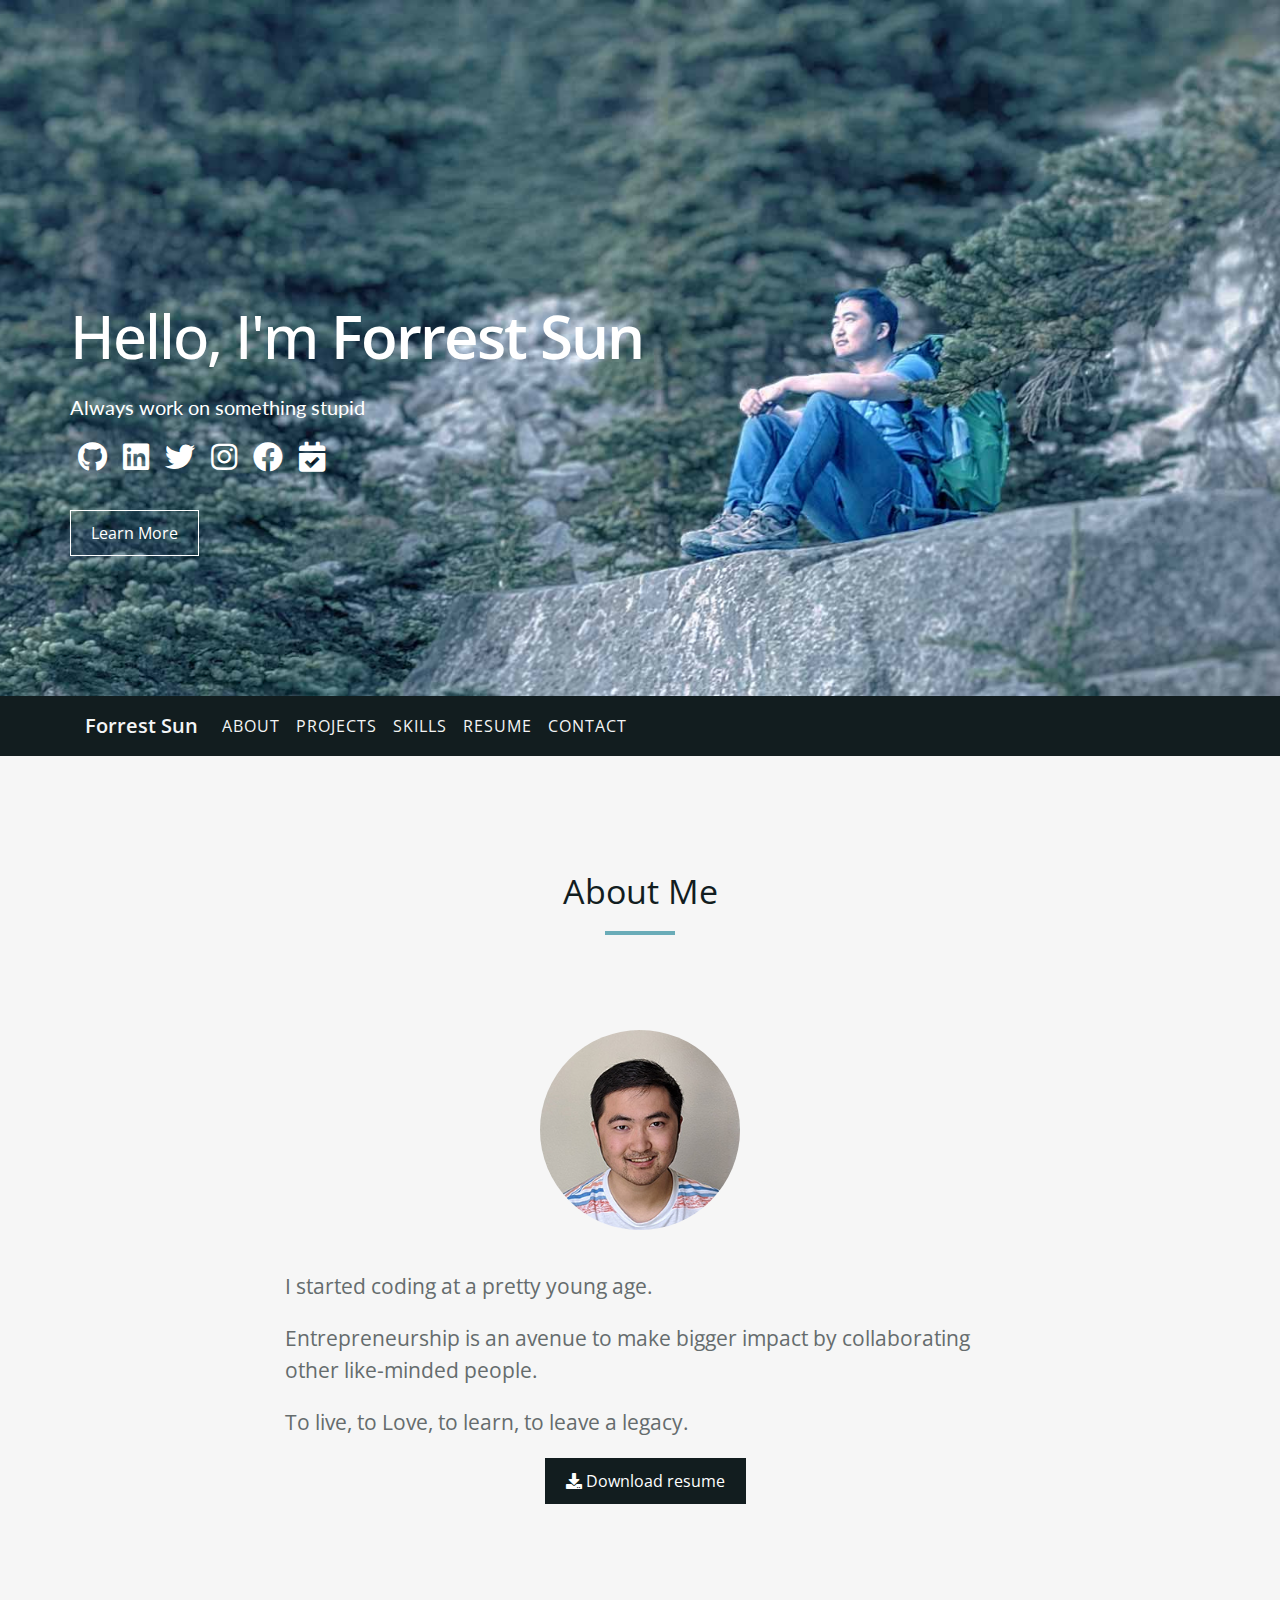
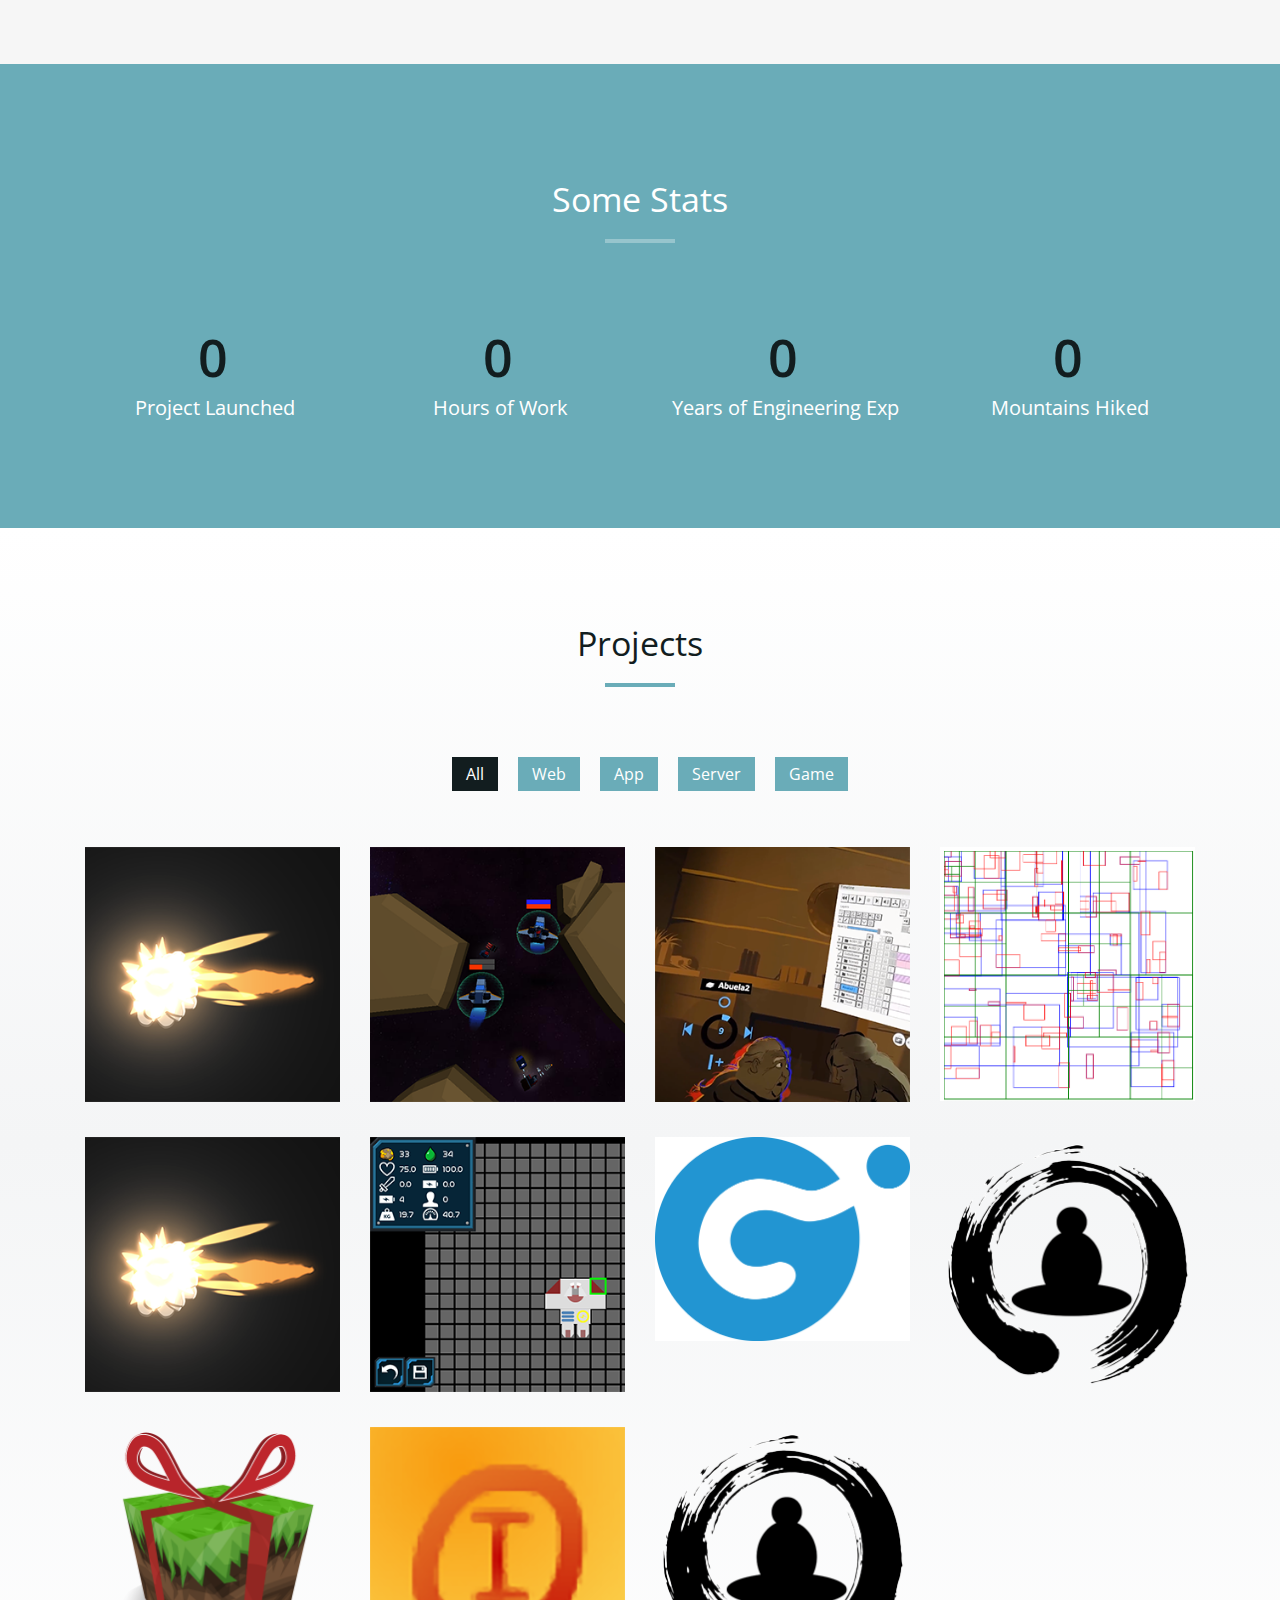
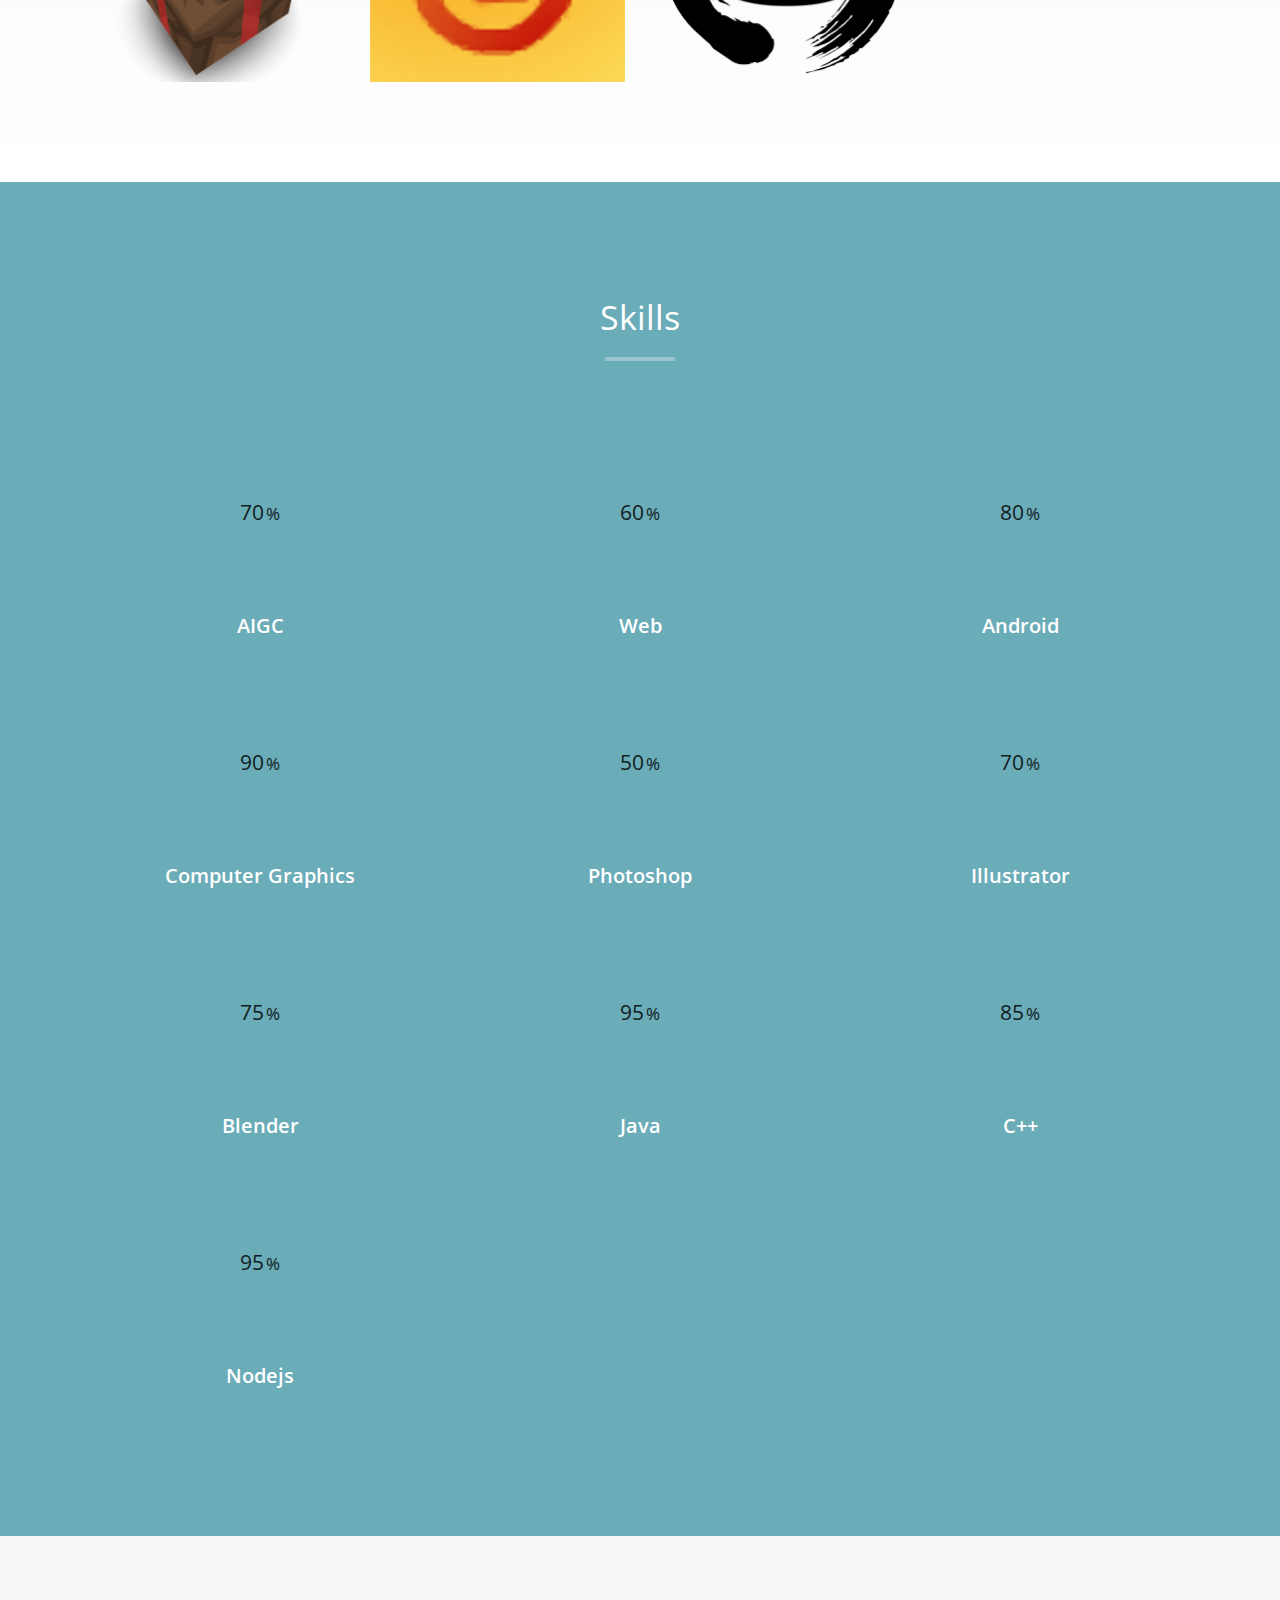
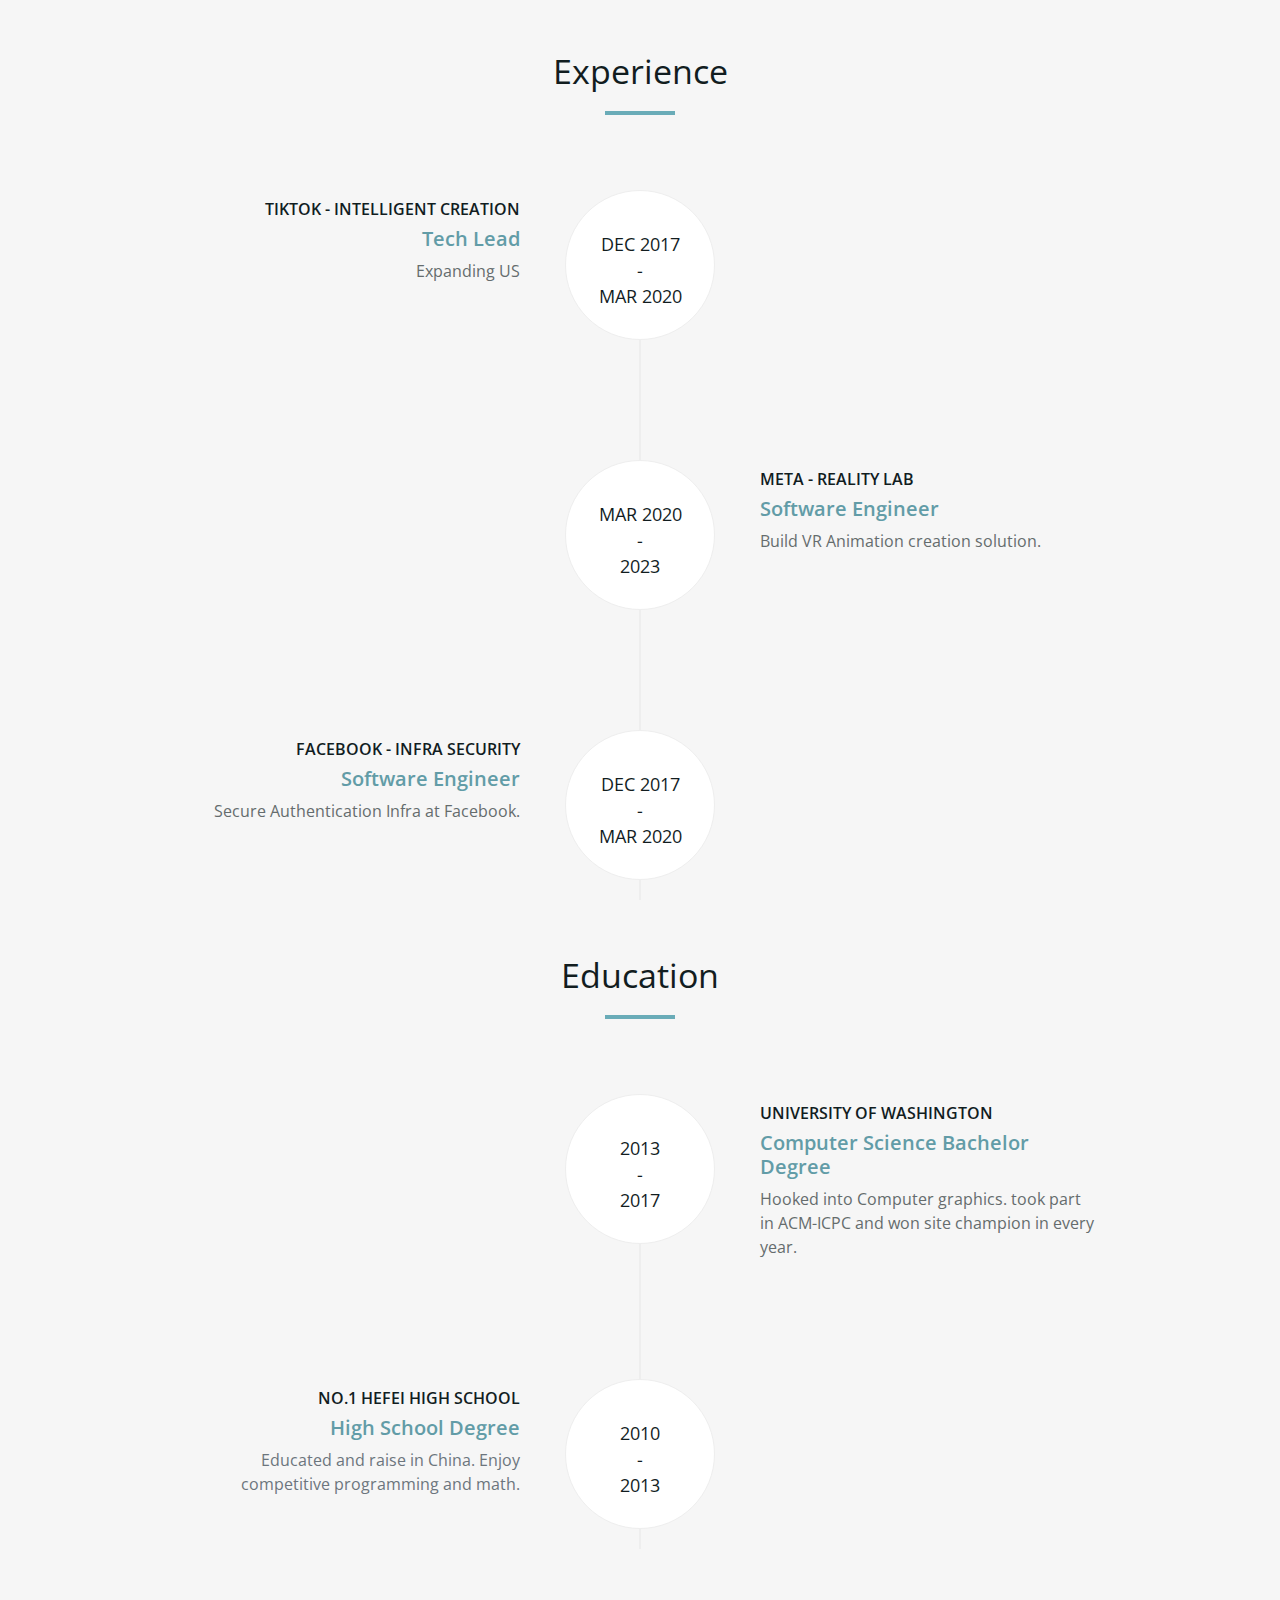
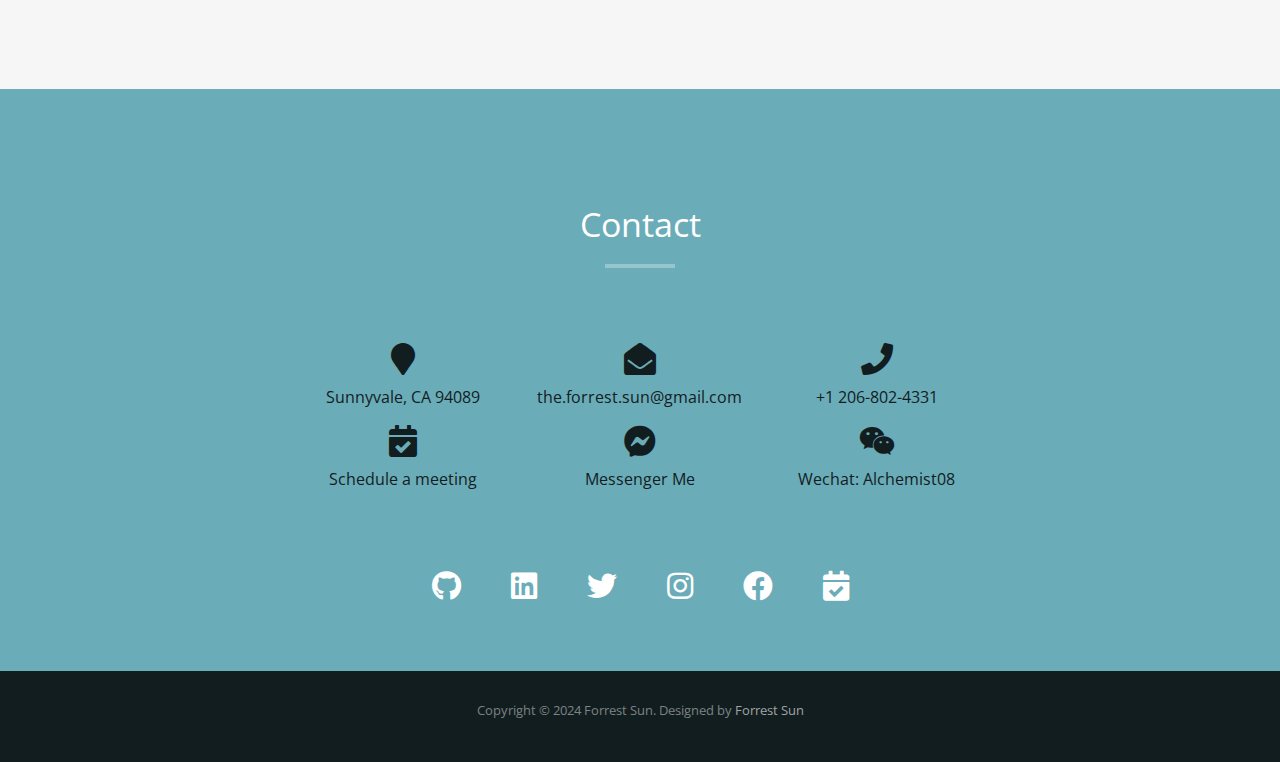
<file: index.html>
<!doctype html><html lang="en"><head><meta charset="utf-8"/><meta name="viewport" content="width=device-width,initial-scale=1,maximum-scale=1,minimum-scale=1,user-scalable=no"><link href="//fonts.googleapis.com/css?family=Lato:400,700,900,300" rel="stylesheet"><link href="//fonts.googleapis.com/css?family=Open+Sans:400,700,800,600,300" rel="stylesheet"><link rel="shortcut icon" href="/f1aeca634e4934fe1770.ico"/><title>Forrest Sun | Tech Entrepreneur</title><meta name="keywords" content="Forrest Sun, Personal Website, Portfolio"><meta name="description" content="I am a software developer with an entrepreneur mind."><script async src="//www.googletagmanager.com/gtag/js?id=UA-55537773-1"></script><script>function gtag(){dataLayer.push(arguments)}window.dataLayer=window.dataLayer||[],gtag("js",new Date),gtag("config","UA-55537773-1")</script><link rel="icon" href="/favicon.ico"><script defer="defer" src="/runtime.9acf0d92654752d74f6a.js"></script><script defer="defer" src="/vendors.b95546d831a1f5242ef5.js"></script><script defer="defer" src="/app.476bafdc841467f8b3df.js"></script></head><body id="page-top" data-spy="scroll" data-target=".navbar-fixed-top"><header id="header"><div class="intro"><div class="container"><div class="row"><div class="intro-text"><h1>Hello, I'm <span class="name">Forrest Sun</span></h1><p>Always work on something stupid</p><div class="social"><ul><li><a href="//github.com/Alchemist0823" target="_blank"><i class="fab fa-github fa-2x"></i></a></li><li><a href="//www.linkedin.com/in/forrest-sun/" target="_blank"><i class="fab fa-linkedin fa-2x"></i></a></li><li><a href="//twitter.com/Alchemist0823" target="_blank"><i class="fab fa-twitter fa-2x"></i></a></li><li><a href="//www.instagram.com/the_forrest_sun/" target="_blank"><i class="fab fa-instagram fa-2x"></i></a></li><li><a href="//www.facebook.com/zehaosun" target="_blank"><i class="fab fa-facebook fa-2x"></i></a></li><li><a href="//calendly.com/forrest-sun" target="_blank"><i class="fas fa-calendar-check fa-2x"></i></a></li></ul></div><a href="#about" class="btn btn-default btn-lg page-scroll">Learn More</a></div></div></div></div></header><div id="nav"><nav class="navbar navbar-expand-lg navbar-custom"><div class="container"><div class="navbar-header"><a class="navbar-brand page-scroll" href="#page-top"><button type="button" class="navbar-toggler" data-toggle="collapse" data-target="#navbarMainCollapse" aria-controls="navbarMainCollapse" aria-expanded="false" aria-label="Toggle navigation"><i class="fas fa-bars"></i></button> Forrest Sun</a></div><div class="collapse navbar-collapse" id="navbarMainCollapse"><ul class="nav navbar-nav"><li class="hidden"><a href="#page-top"></a></li><li class="nav-item"><a class="nav-link page-scroll" href="#about">About</a></li><li class="nav-item"><a class="nav-link page-scroll" href="#portfolio">Projects</a></li><li class="nav-item"><a class="nav-link page-scroll" href="#skills">Skills</a></li><li class="nav-item"><a class="nav-link page-scroll" href="#resume">Resume</a></li><li class="nav-item"><a class="nav-link page-scroll" href="#contact">Contact</a></li></ul></div></div></nav></div><div id="about"><div class="container"><div class="section-title text-center center"><h2>About Me</h2><hr/></div><div class="row"><div class="col-md-12 text-center"><img src="/d14a7acc73343a6b6ca5.jpg" class="img-responsive"/></div><div class="col-md-8 offset-md-2"><div class="about-text"><p>I started coding at a pretty young age.</p><p>Entrepreneurship is an avenue to make bigger impact by collaborating other like-minded people.</p><p>To live, to Love, to learn, to leave a legacy.</p><p class="text-center"><a class="btn btn-primary" href="#"><i class="fas fa-download"></i> Download resume</a></p></div></div></div></div></div><div id="achievements" class="text-center"></div><div id="portfolio"><div class="container"><div class="section-title text-center center"><h2>Projects</h2><hr></div><div class="categories"><ul class="cat"><li><ol class="type"><li><a href="#" data-filter="*" class="active">All</a></li><li><a href="#" data-filter=".web">Web</a></li><li><a href="#" data-filter=".app">App</a></li><li><a href="#" data-filter=".server">Server</a></li><li><a href="#" data-filter=".game">Game</a></li></ol></li></ul><div class="clearfix"></div></div><div id="portfolio-grid"></div></div></div><div id="skills" class="text-center"><div class="container"><div class="section-title center"><h2>Skills</h2><hr></div><div class="row"><div class="col-md-4 col-sm-6 skill"><span class="chart" data-percent="70"><span class="percent">70</span></span><h4>AIGC</h4></div><div class="col-md-4 col-sm-6 skill"><span class="chart" data-percent="80"><span class="percent">60</span></span><h4>Web</h4></div><div class="col-md-4 col-sm-6 skill"><span class="chart" data-percent="90"><span class="percent">80</span></span><h4>Android</h4></div><div class="col-md-4 col-sm-6 skill"><span class="chart" data-percent="80"><span class="percent">90</span></span><h4>Computer Graphics</h4></div><div class="col-md-4 col-sm-6 skill"><span class="chart" data-percent="50"><span class="percent">50</span></span><h4>Photoshop</h4></div><div class="col-md-4 col-sm-6 skill"><span class="chart" data-percent="70"><span class="percent">70</span></span><h4>Illustrator</h4></div><div class="col-md-4 col-sm-6 skill"><span class="chart" data-percent="75"><span class="percent">75</span></span><h4>Blender</h4></div><div class="col-md-4 col-sm-6 skill"><span class="chart" data-percent="95"><span class="percent">95</span></span><h4>Java</h4></div><div class="col-md-4 col-sm-6 skill"><span class="chart" data-percent="90"><span class="percent">85</span></span><h4>C++</h4></div><div class="col-md-4 col-sm-6 skill"><span class="chart" data-percent="95"><span class="percent">95</span></span><h4>Nodejs</h4></div></div></div></div><div id="resume" class="text-center"><div class="container"><div class="section-title center"><h2>Experience</h2><hr></div><div class="row"><div class="col-lg-12"><ul class="timeline"><li><div class="timeline-image"><h4>Dec 2017<br>-<br>Mar 2020</h4></div><div class="timeline-panel"><div class="timeline-heading"><h4>Tiktok - Intelligent Creation</h4><h4 class="subheading">Tech Lead</h4></div><div class="timeline-body"><p>Expanding US</p></div></div></li><li class="timeline-inverted"><div class="timeline-image"><h4>Mar 2020<br>-<br>2023</h4></div><div class="timeline-panel"><div class="timeline-heading"><h4>Meta - Reality Lab</h4><h4 class="subheading">Software Engineer</h4></div><div class="timeline-body"><p>Build VR Animation creation solution.</p></div></div></li><li><div class="timeline-image"><h4>Dec 2017<br>-<br>Mar 2020</h4></div><div class="timeline-panel"><div class="timeline-heading"><h4>Facebook - Infra Security</h4><h4 class="subheading">Software Engineer</h4></div><div class="timeline-body"><p>Secure Authentication Infra at Facebook.</p></div></div></li></ul></div></div></div><div class="container"><div class="section-title center"><h2>Education</h2><hr></div><div class="row"><div class="col-lg-12"><ul class="timeline"><li class="timeline-inverted"><div class="timeline-image"><h4>2013<br>-<br>2017</h4></div><div class="timeline-panel"><div class="timeline-heading"><h4>University of Washington</h4><h4 class="subheading">Computer Science Bachelor Degree</h4></div><div class="timeline-body"><p>Hooked into Computer graphics. took part in ACM-ICPC and won site champion in every year.</p></div></div></li><li><div class="timeline-image"><h4>2010<br>-<br>2013</h4></div><div class="timeline-panel"><div class="timeline-heading"><h4>No.1 Hefei High School</h4><h4 class="subheading">High School Degree</h4></div><div class="timeline-body"><p class="text-muted">Educated and raise in China. Enjoy competitive programming and math.</p></div></div></li></ul></div></div></div></div><div id="contact" class="text-center"><div class="container"><div class="section-title center"><h2>Contact</h2><hr></div><div class="col-md-8 offset-md-2 row"><div class="col-md-4"><i class="fa fa-map-marker fa-2x"></i><p>Sunnyvale, CA 94089</p></div><div class="col-md-4"><i class="fa fa-envelope-open fa-2x"></i><p>the.forrest.sun@gmail.com</p></div><div class="col-md-4"><i class="fa fa-phone fa-2x"></i><p>+1 206-802-4331</p></div><div class="clearfix"></div></div><div class="col-md-8 offset-md-2 row"><div class="col-md-4"><a href="//calendly.com/forrest-sun" target="_blank"><i class="fas fa-calendar-check fa-2x"></i><p>Schedule a meeting</p></a></div><div class="col-md-4"><a href="//m.me/zehaosun" target="_blank"><i class="fab fa-facebook-messenger fa-2x"></i><p>Messenger Me</p></a></div><div class="col-md-4"><i class="fab fa-weixin fa-2x"></i><p>Wechat: Alchemist08</p></div><div class="clearfix"></div></div><div class="col-md-8 offset-md-2"><div class="social"><ul><li><a href="//github.com/Alchemist0823" target="_blank"><i class="fab fa-github fa-2x"></i></a></li><li><a href="//www.linkedin.com/in/forrest-sun/" target="_blank"><i class="fab fa-linkedin fa-2x"></i></a></li><li><a href="//twitter.com/Alchemist0823" target="_blank"><i class="fab fa-twitter fa-2x"></i></a></li><li><a href="//www.instagram.com/the_forrest_sun/" target="_blank"><i class="fab fa-instagram fa-2x"></i></a></li><li><a href="//www.facebook.com/zehaosun" target="_blank"><i class="fab fa-facebook fa-2x"></i></a></li><li><a href="//calendly.com/forrest-sun" target="_blank"><i class="fas fa-calendar-check fa-2x"></i></a></li></ul></div></div></div></div><div id="footer"><div class="container text-center"><div class="fnav"><p>Copyright &copy; 2024 Forrest Sun. Designed by <a href="//forrestsun.com" rel="nofollow">Forrest Sun</a></p></div></div></div></body></html>
</file>
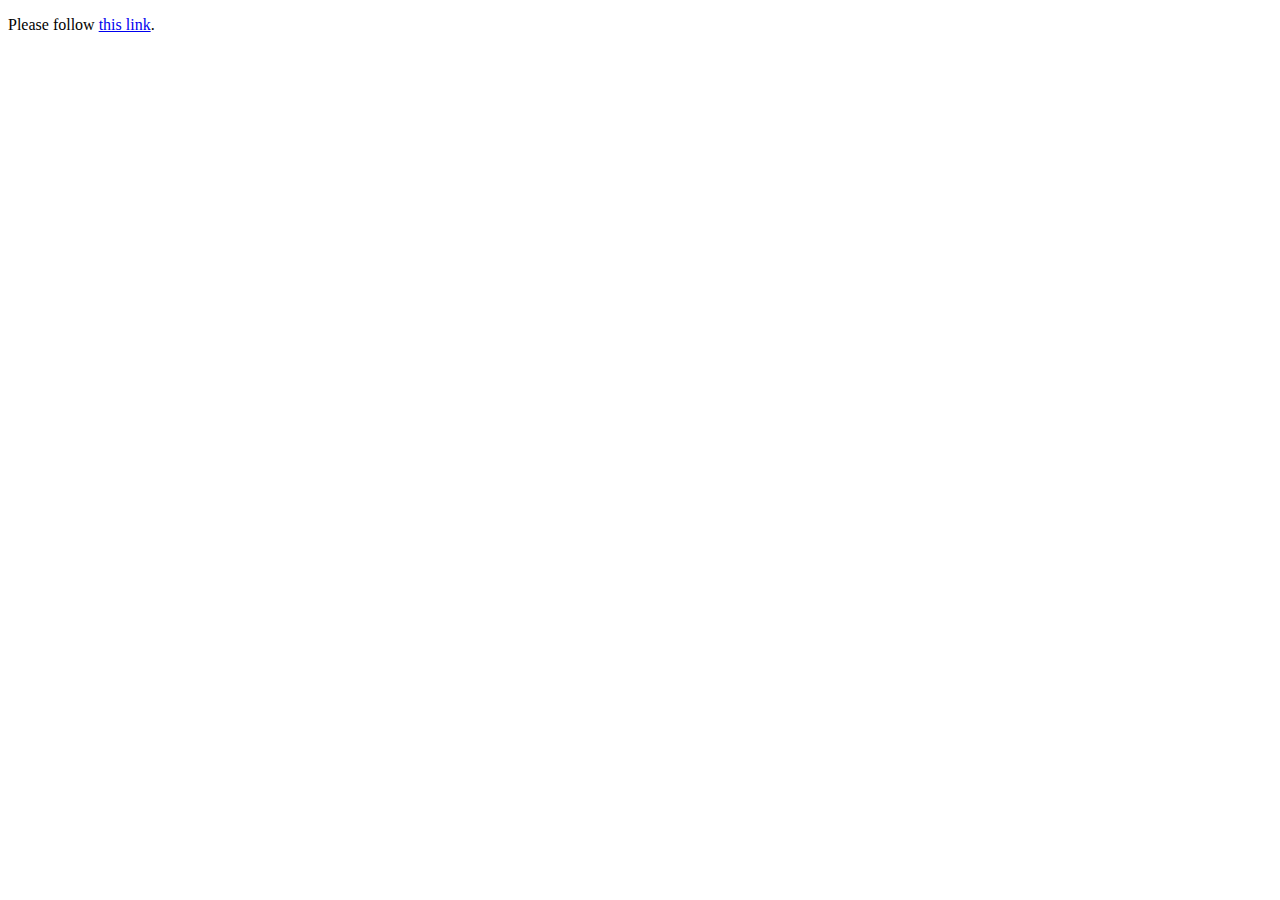
<file: three.quarks-editor/index.html>
<!DOCTYPE html>
<html>
  <head>
    <meta http-equiv="refresh" content="7; url='https://3quarks.org/editor'" />
  </head>
  <body>
    <p>Please follow <a href="https://3quarks.org/editor">this link</a>.</p>
  </body>
</html>
</file>
